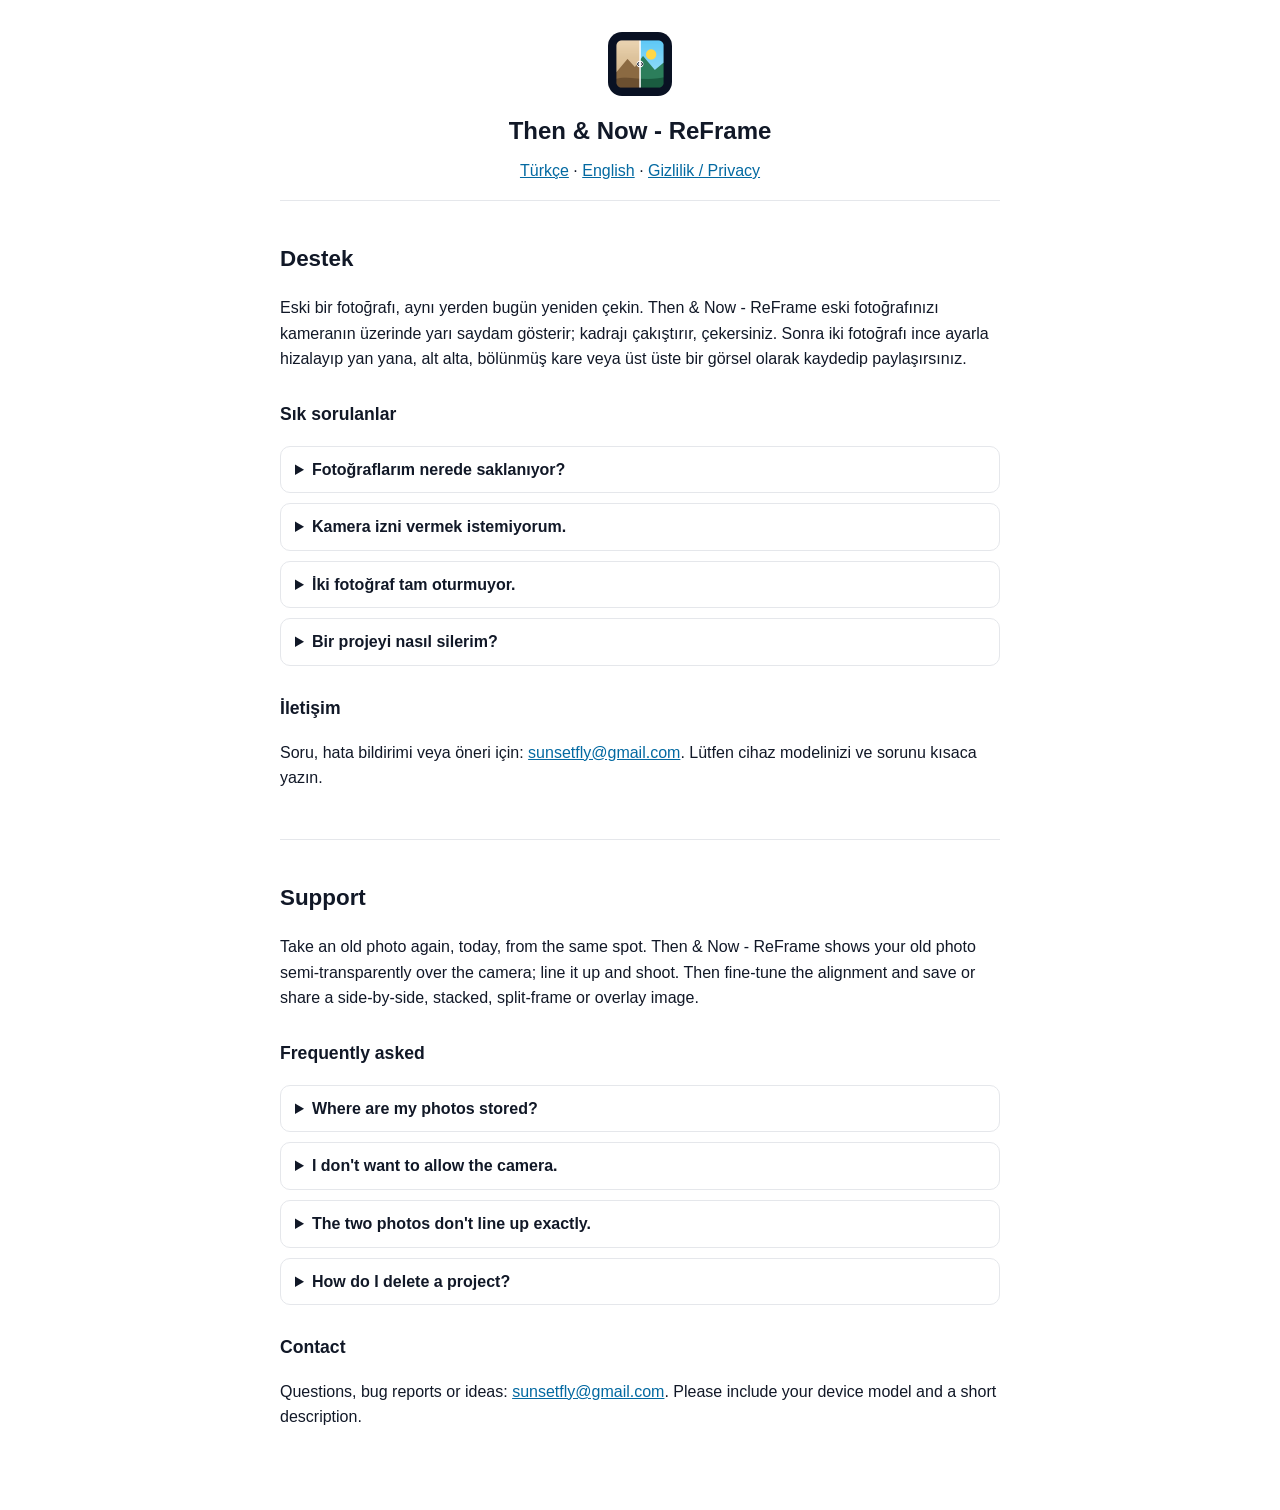
<file: index.html>
<!doctype html>
<html lang="tr">
<head>
<meta charset="utf-8">
<meta name="viewport" content="width=device-width, initial-scale=1">
<title>Destek · Support — Then &amp; Now - ReFrame</title>
<link rel="icon" href="icon.png">
<link rel="stylesheet" href="style.css">
</head>
<body>
<main>
<header>
  <img src="icon.png" alt="" width="64" height="64">
  <h1>Then &amp; Now - ReFrame</h1>
  <nav><a href="#tr">Türkçe</a> · <a href="#en">English</a> · <a href="privacy.html">Gizlilik / Privacy</a></nav>
</header>

<section id="tr" lang="tr">
<h2>Destek</h2>
<p>Eski bir fotoğrafı, aynı yerden bugün yeniden çekin. Then &amp; Now - ReFrame eski fotoğrafınızı kameranın üzerinde yarı saydam gösterir; kadrajı çakıştırır, çekersiniz. Sonra iki fotoğrafı ince ayarla hizalayıp yan yana, alt alta, bölünmüş kare veya üst üste bir görsel olarak kaydedip paylaşırsınız.</p>

<h3>Sık sorulanlar</h3>
<details><summary>Fotoğraflarım nerede saklanıyor?</summary>
<p>Yalnızca cihazınızda. Hesap yok, sunucu yok; uygulama internetsiz çalışır. Ayrıntılar için <a href="privacy.html">gizlilik politikasına</a> bakın.</p></details>
<details><summary>Kamera izni vermek istemiyorum.</summary>
<p>Sorun değil. Kamera ekranındaki galeri düğmesiyle bugünkü fotoğrafı galerinizden seçebilirsiniz.</p></details>
<details><summary>İki fotoğraf tam oturmuyor.</summary>
<p>Hizalama ekranında yeni fotoğrafı sürükleyin, iki parmakla büyütüp döndürün veya düğmeleri kullanın. "Otomatik hizala" bir başlangıç önerisidir; sonucu gözle kontrol edin.</p></details>
<details><summary>Bir projeyi nasıl silerim?</summary>
<p>Ana ekranda projenin altındaki "Sil" düğmesine dokunun. Uygulamayı kaldırmak da tüm projeleri siler.</p></details>

<h3>İletişim</h3>
<p>Soru, hata bildirimi veya öneri için: <a href="mailto:sunsetfly@gmail.com">sunsetfly@gmail.com</a>. Lütfen cihaz modelinizi ve sorunu kısaca yazın.</p>
</section>

<section id="en" lang="en">
<h2>Support</h2>
<p>Take an old photo again, today, from the same spot. Then &amp; Now - ReFrame shows your old photo semi-transparently over the camera; line it up and shoot. Then fine-tune the alignment and save or share a side-by-side, stacked, split-frame or overlay image.</p>

<h3>Frequently asked</h3>
<details><summary>Where are my photos stored?</summary>
<p>Only on your device. No account, no server; the app works offline. See the <a href="privacy.html">privacy policy</a> for details.</p></details>
<details><summary>I don't want to allow the camera.</summary>
<p>That's fine. Use the gallery button on the camera screen to choose today's photo from your library.</p></details>
<details><summary>The two photos don't line up exactly.</summary>
<p>On the alignment screen, drag the new photo, pinch with two fingers to scale and rotate, or use the buttons. "Auto align" is a starting suggestion; check the result by eye.</p></details>
<details><summary>How do I delete a project?</summary>
<p>Tap "Delete" under the project on the home screen. Uninstalling the app also deletes all projects.</p></details>

<h3>Contact</h3>
<p>Questions, bug reports or ideas: <a href="mailto:sunsetfly@gmail.com">sunsetfly@gmail.com</a>. Please include your device model and a short description.</p>
</section>
</main>
</body>
</html>
</file>
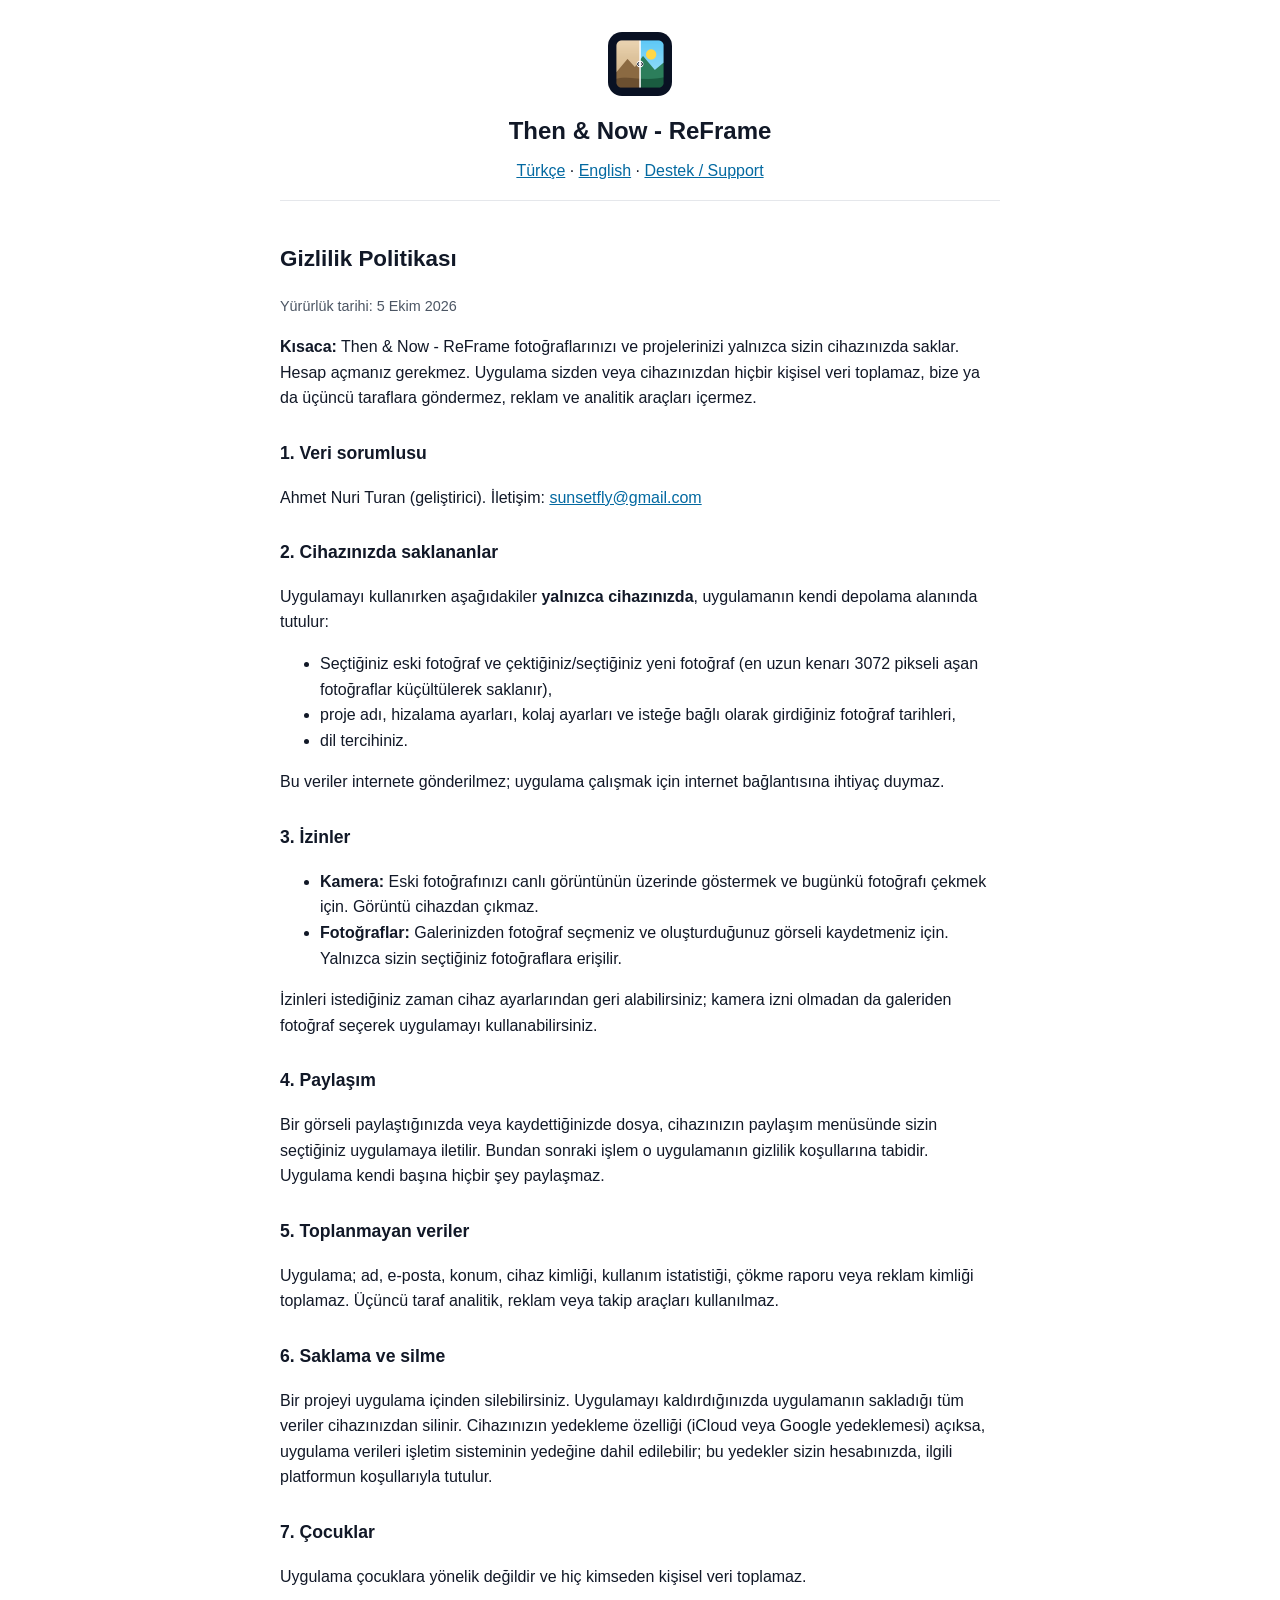
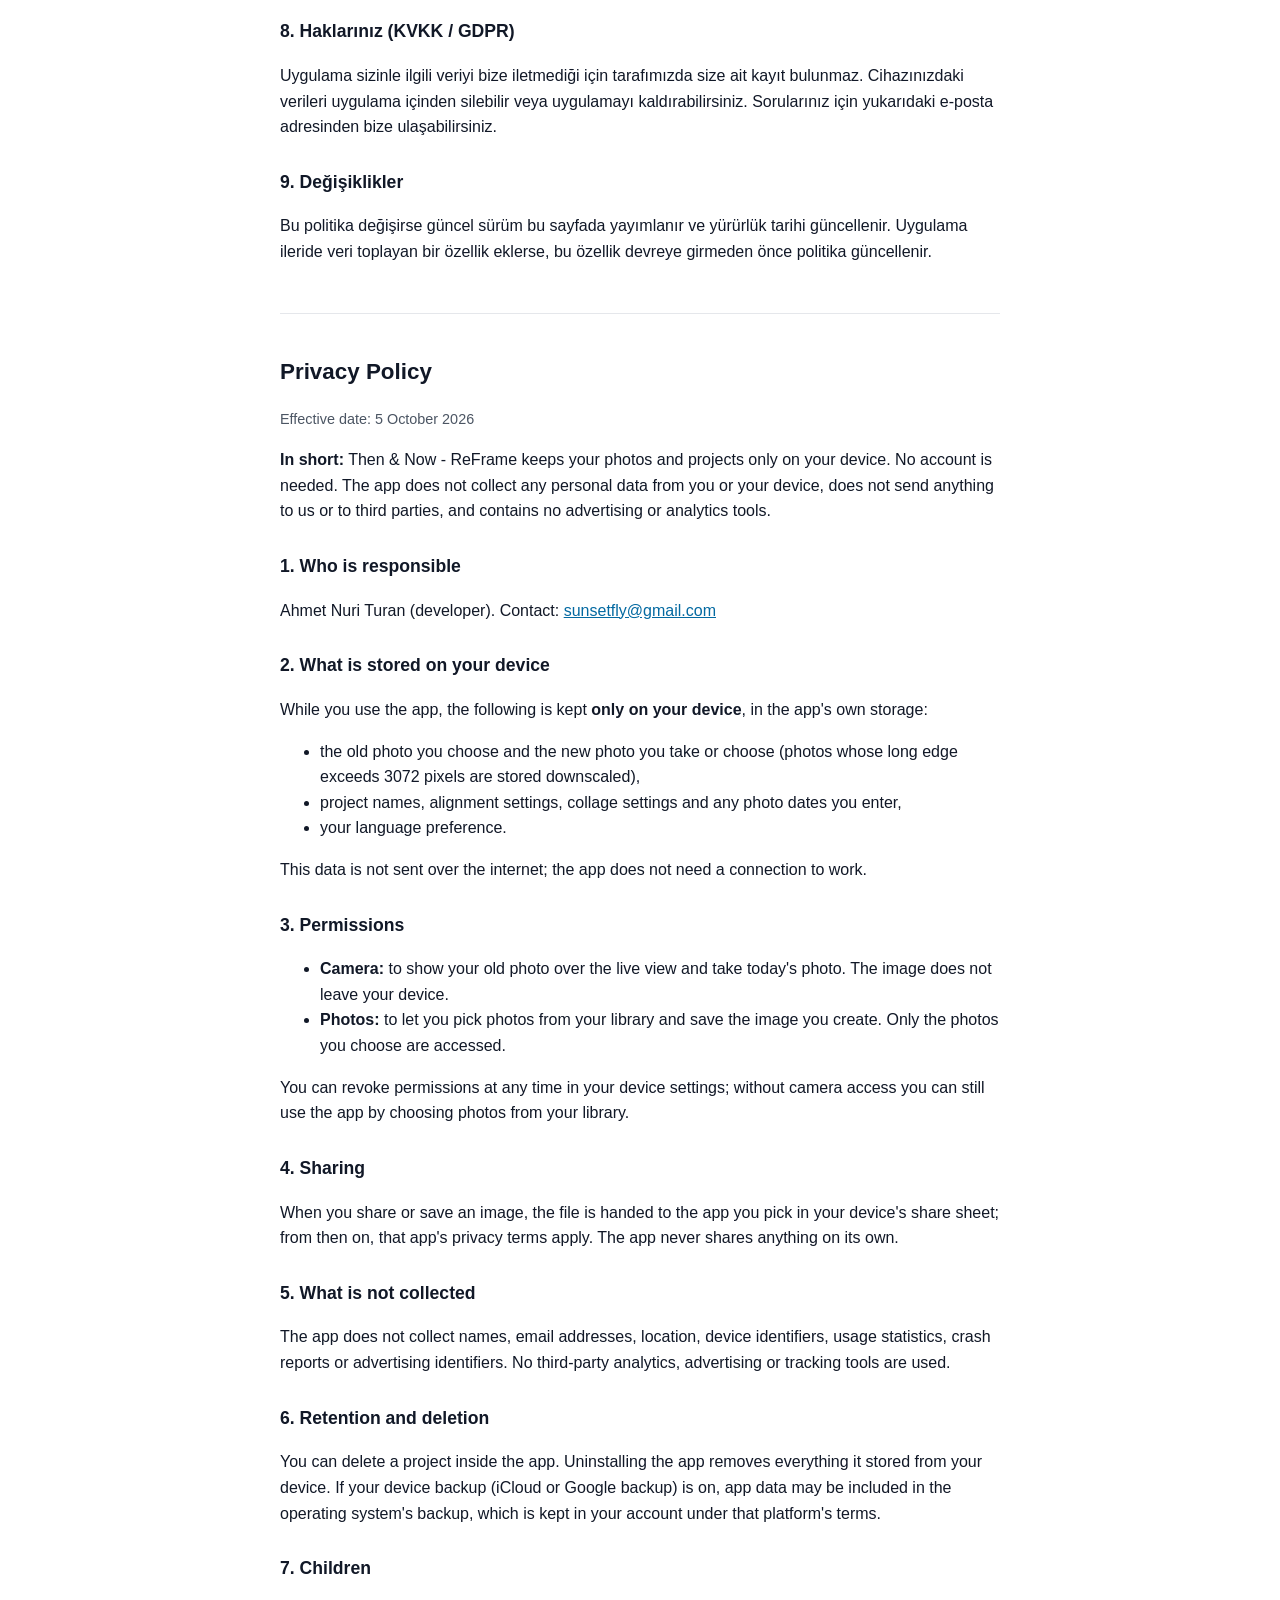
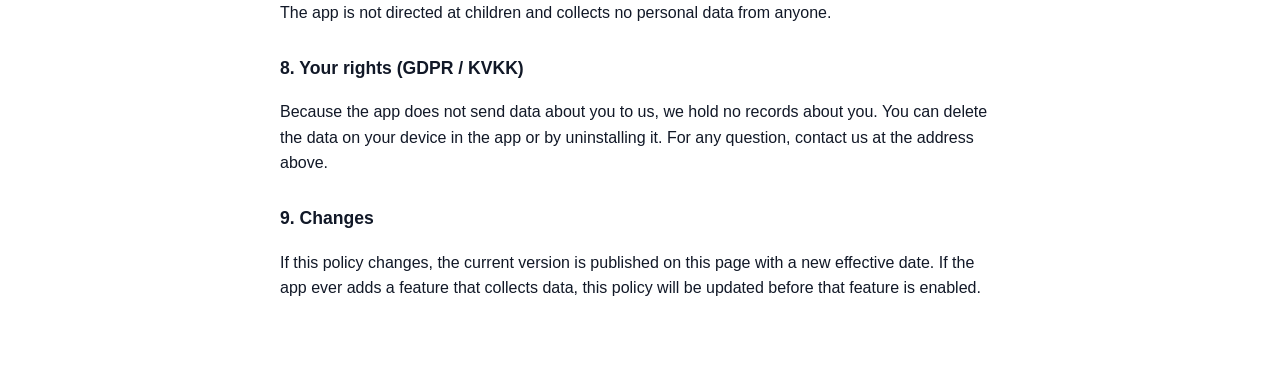
<file: privacy.html>
<!doctype html>
<html lang="tr">
<head>
<meta charset="utf-8">
<meta name="viewport" content="width=device-width, initial-scale=1">
<title>Gizlilik Politikası · Privacy Policy — Then &amp; Now - ReFrame</title>
<link rel="icon" href="icon.png">
<link rel="stylesheet" href="style.css">
</head>
<body>
<main>
<header>
  <img src="icon.png" alt="" width="64" height="64">
  <h1>Then &amp; Now - ReFrame</h1>
  <nav><a href="#tr">Türkçe</a> · <a href="#en">English</a> · <a href="./">Destek / Support</a></nav>
</header>

<section id="tr" lang="tr">
<h2>Gizlilik Politikası</h2>
<p class="meta">Yürürlük tarihi: 5 Ekim 2026</p>

<p><strong>Kısaca:</strong> Then &amp; Now - ReFrame fotoğraflarınızı ve projelerinizi yalnızca sizin cihazınızda saklar. Hesap açmanız gerekmez. Uygulama sizden veya cihazınızdan hiçbir kişisel veri toplamaz, bize ya da üçüncü taraflara göndermez, reklam ve analitik araçları içermez.</p>

<h3>1. Veri sorumlusu</h3>
<p>Ahmet Nuri Turan (geliştirici). İletişim: <a href="mailto:sunsetfly@gmail.com">sunsetfly@gmail.com</a></p>

<h3>2. Cihazınızda saklananlar</h3>
<p>Uygulamayı kullanırken aşağıdakiler <strong>yalnızca cihazınızda</strong>, uygulamanın kendi depolama alanında tutulur:</p>
<ul>
  <li>Seçtiğiniz eski fotoğraf ve çektiğiniz/seçtiğiniz yeni fotoğraf (en uzun kenarı 3072 pikseli aşan fotoğraflar küçültülerek saklanır),</li>
  <li>proje adı, hizalama ayarları, kolaj ayarları ve isteğe bağlı olarak girdiğiniz fotoğraf tarihleri,</li>
  <li>dil tercihiniz.</li>
</ul>
<p>Bu veriler internete gönderilmez; uygulama çalışmak için internet bağlantısına ihtiyaç duymaz.</p>

<h3>3. İzinler</h3>
<ul>
  <li><strong>Kamera:</strong> Eski fotoğrafınızı canlı görüntünün üzerinde göstermek ve bugünkü fotoğrafı çekmek için. Görüntü cihazdan çıkmaz.</li>
  <li><strong>Fotoğraflar:</strong> Galerinizden fotoğraf seçmeniz ve oluşturduğunuz görseli kaydetmeniz için. Yalnızca sizin seçtiğiniz fotoğraflara erişilir.</li>
</ul>
<p>İzinleri istediğiniz zaman cihaz ayarlarından geri alabilirsiniz; kamera izni olmadan da galeriden fotoğraf seçerek uygulamayı kullanabilirsiniz.</p>

<h3>4. Paylaşım</h3>
<p>Bir görseli paylaştığınızda veya kaydettiğinizde dosya, cihazınızın paylaşım menüsünde sizin seçtiğiniz uygulamaya iletilir. Bundan sonraki işlem o uygulamanın gizlilik koşullarına tabidir. Uygulama kendi başına hiçbir şey paylaşmaz.</p>

<h3>5. Toplanmayan veriler</h3>
<p>Uygulama; ad, e-posta, konum, cihaz kimliği, kullanım istatistiği, çökme raporu veya reklam kimliği toplamaz. Üçüncü taraf analitik, reklam veya takip araçları kullanılmaz.</p>

<h3>6. Saklama ve silme</h3>
<p>Bir projeyi uygulama içinden silebilirsiniz. Uygulamayı kaldırdığınızda uygulamanın sakladığı tüm veriler cihazınızdan silinir. Cihazınızın yedekleme özelliği (iCloud veya Google yedeklemesi) açıksa, uygulama verileri işletim sisteminin yedeğine dahil edilebilir; bu yedekler sizin hesabınızda, ilgili platformun koşullarıyla tutulur.</p>

<h3>7. Çocuklar</h3>
<p>Uygulama çocuklara yönelik değildir ve hiç kimseden kişisel veri toplamaz.</p>

<h3>8. Haklarınız (KVKK / GDPR)</h3>
<p>Uygulama sizinle ilgili veriyi bize iletmediği için tarafımızda size ait kayıt bulunmaz. Cihazınızdaki verileri uygulama içinden silebilir veya uygulamayı kaldırabilirsiniz. Sorularınız için yukarıdaki e-posta adresinden bize ulaşabilirsiniz.</p>

<h3>9. Değişiklikler</h3>
<p>Bu politika değişirse güncel sürüm bu sayfada yayımlanır ve yürürlük tarihi güncellenir. Uygulama ileride veri toplayan bir özellik eklerse, bu özellik devreye girmeden önce politika güncellenir.</p>
</section>

<section id="en" lang="en">
<h2>Privacy Policy</h2>
<p class="meta">Effective date: 5 October 2026</p>

<p><strong>In short:</strong> Then &amp; Now - ReFrame keeps your photos and projects only on your device. No account is needed. The app does not collect any personal data from you or your device, does not send anything to us or to third parties, and contains no advertising or analytics tools.</p>

<h3>1. Who is responsible</h3>
<p>Ahmet Nuri Turan (developer). Contact: <a href="mailto:sunsetfly@gmail.com">sunsetfly@gmail.com</a></p>

<h3>2. What is stored on your device</h3>
<p>While you use the app, the following is kept <strong>only on your device</strong>, in the app's own storage:</p>
<ul>
  <li>the old photo you choose and the new photo you take or choose (photos whose long edge exceeds 3072 pixels are stored downscaled),</li>
  <li>project names, alignment settings, collage settings and any photo dates you enter,</li>
  <li>your language preference.</li>
</ul>
<p>This data is not sent over the internet; the app does not need a connection to work.</p>

<h3>3. Permissions</h3>
<ul>
  <li><strong>Camera:</strong> to show your old photo over the live view and take today's photo. The image does not leave your device.</li>
  <li><strong>Photos:</strong> to let you pick photos from your library and save the image you create. Only the photos you choose are accessed.</li>
</ul>
<p>You can revoke permissions at any time in your device settings; without camera access you can still use the app by choosing photos from your library.</p>

<h3>4. Sharing</h3>
<p>When you share or save an image, the file is handed to the app you pick in your device's share sheet; from then on, that app's privacy terms apply. The app never shares anything on its own.</p>

<h3>5. What is not collected</h3>
<p>The app does not collect names, email addresses, location, device identifiers, usage statistics, crash reports or advertising identifiers. No third-party analytics, advertising or tracking tools are used.</p>

<h3>6. Retention and deletion</h3>
<p>You can delete a project inside the app. Uninstalling the app removes everything it stored from your device. If your device backup (iCloud or Google backup) is on, app data may be included in the operating system's backup, which is kept in your account under that platform's terms.</p>

<h3>7. Children</h3>
<p>The app is not directed at children and collects no personal data from anyone.</p>

<h3>8. Your rights (GDPR / KVKK)</h3>
<p>Because the app does not send data about you to us, we hold no records about you. You can delete the data on your device in the app or by uninstalling it. For any question, contact us at the address above.</p>

<h3>9. Changes</h3>
<p>If this policy changes, the current version is published on this page with a new effective date. If the app ever adds a feature that collects data, this policy will be updated before that feature is enabled.</p>
</section>
</main>
</body>
</html>
</file>
<file: style.css>
:root {
  color-scheme: light dark;
  --bg: #ffffff;
  --fg: #111827;
  --muted: #4b5563;
  --line: #e5e7eb;
  --link: #0369a1;
}
@media (prefers-color-scheme: dark) {
  :root {
    --bg: #111827;
    --fg: #f3f4f6;
    --muted: #9ca3af;
    --line: #374151;
    --link: #7dd3fc;
  }
}
body {
  margin: 0;
  background: var(--bg);
  color: var(--fg);
  font: 16px/1.6 -apple-system, BlinkMacSystemFont, 'Segoe UI', Roboto, Helvetica, Arial, sans-serif;
}
main {
  max-width: 720px;
  margin: 0 auto;
  padding: 32px 16px 64px;
}
header {
  text-align: center;
  border-bottom: 1px solid var(--line);
  padding-bottom: 16px;
}
header img {
  border-radius: 14px;
}
h1 {
  font-size: 1.5rem;
  margin: 8px 0;
}
h2 {
  margin-top: 40px;
  font-size: 1.4rem;
}
h3 {
  margin-top: 28px;
  font-size: 1.1rem;
}
a {
  color: var(--link);
}
.meta {
  color: var(--muted);
  font-size: 0.9rem;
}
section + section {
  border-top: 1px solid var(--line);
  margin-top: 48px;
}
details {
  border: 1px solid var(--line);
  border-radius: 10px;
  padding: 10px 14px;
  margin: 10px 0;
}
summary {
  cursor: pointer;
  font-weight: 600;
}
</file>
